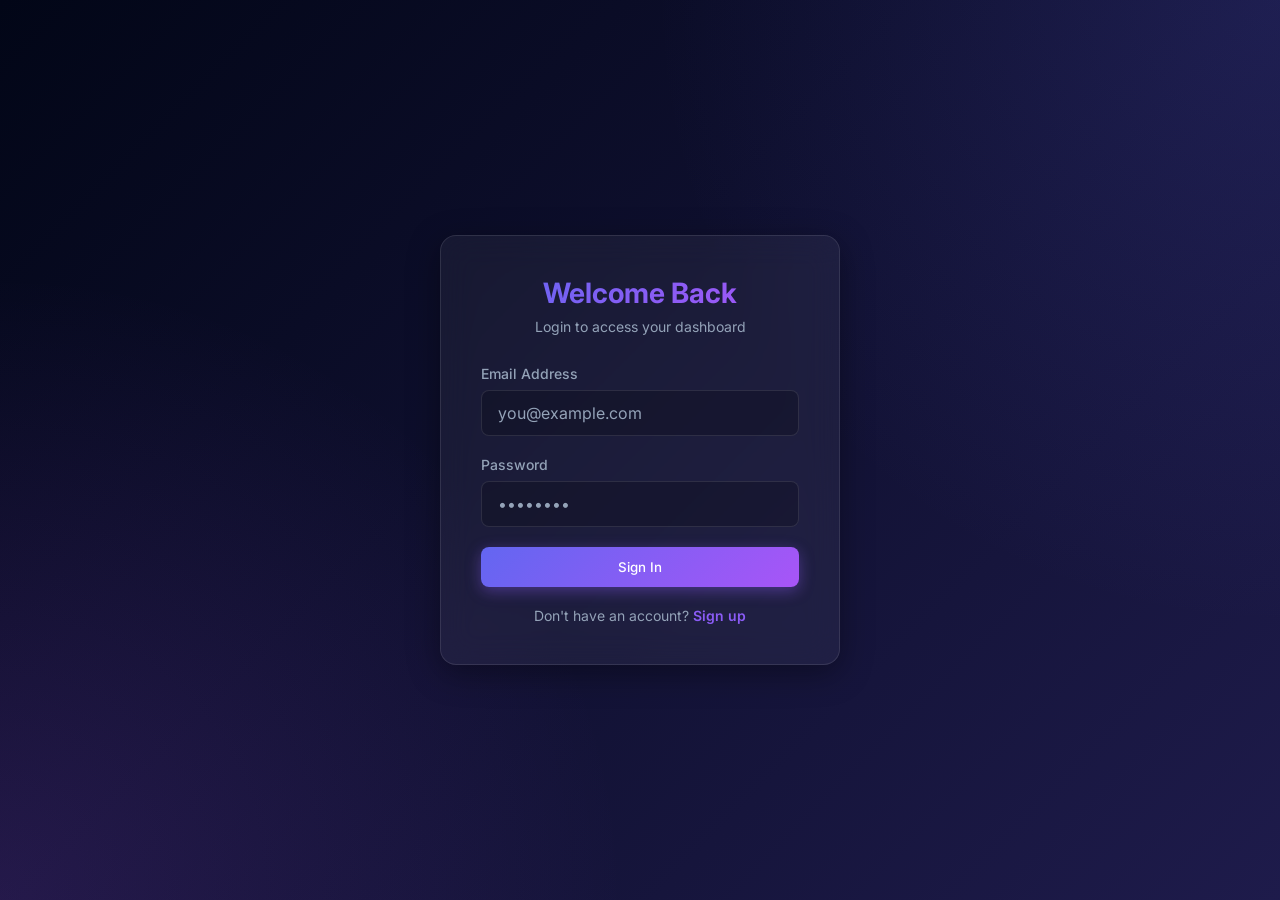
<file: login.html>
<!DOCTYPE html>
<html lang="en">
<head>
    <meta charset="UTF-8">
    <meta name="viewport" content="width=device-width, initial-scale=1.0">
    <title>Login - Smart Productivity Dashboard</title>
    <!-- Font Awesome -->
    <link rel="stylesheet" href="https://cdnjs.cloudflare.com/ajax/libs/font-awesome/6.4.0/css/all.min.css">
    <link rel="stylesheet" href="css/style.css">
    <script src="js/auth.js"></script>
</head>
<body>
    <div class="auth-wrapper">
        <div class="auth-card glass-panel">
            <div class="auth-header">
                <h1>Welcome Back</h1>
                <p>Login to access your dashboard</p>
            </div>
            
            <form id="loginForm" class="auth-form">
                <div class="input-group">
                    <label for="email">Email Address</label>
                    <input type="email" id="email" class="glass-input" placeholder="you@example.com" required>
                </div>
                
                <div class="input-group">
                    <label for="password">Password</label>
                    <input type="password" id="password" class="glass-input" placeholder="••••••••" required>
                </div>
                
                <div id="errorMsg" class="text-error">Invalid email or password</div>
                
                <button type="submit" class="glass-button">Sign In</button>
            </form>
            
            <div class="auth-link">
                Don't have an account? <a href="signup.html">Sign up</a>
            </div>
        </div>
    </div>

    <script>
        document.getElementById('loginForm').addEventListener('submit', (e) => {
            e.preventDefault();
            
            const email = document.getElementById('email').value;
            const password = document.getElementById('password').value;
            const errorMsg = document.getElementById('errorMsg');
            
            errorMsg.style.display = 'none';
            
            // For a real app, this would be an API call
            // Using localStorage for demo purposes
            
            // Get users from DB (localStorage)
            const users = JSON.parse(localStorage.getItem('smart_dashboard_db_users') || '[]');
            
            const user = users.find(u => u.email === email && u.password === password);
            
            if (user) {
                // Remove password before storing session
                const sessionUser = {
                    id: user.id || Date.now().toString(),
                    name: user.name,
                    email: user.email
                };
                
                localStorage.setItem('smart_dashboard_user', JSON.stringify(sessionUser));
                
                // Add button animation before redirect
                const btn = e.target.querySelector('button');
                btn.innerHTML = '<i class="fas fa-spinner fa-spin"></i> Logging in...';
                
                setTimeout(() => {
                    window.location.href = 'index.html';
                }, 800);
            } else {
                errorMsg.style.display = 'block';
                // Add a small shake animation to the form
                const card = document.querySelector('.auth-card');
                card.style.transform = 'translate(5px, 0)';
                setTimeout(() => card.style.transform = 'translate(-5px, 0)', 100);
                setTimeout(() => card.style.transform = 'translate(5px, 0)', 200);
                setTimeout(() => card.style.transform = 'translate(0, 0)', 300);
            }
        });
    </script>
</body>
</html>
</file>
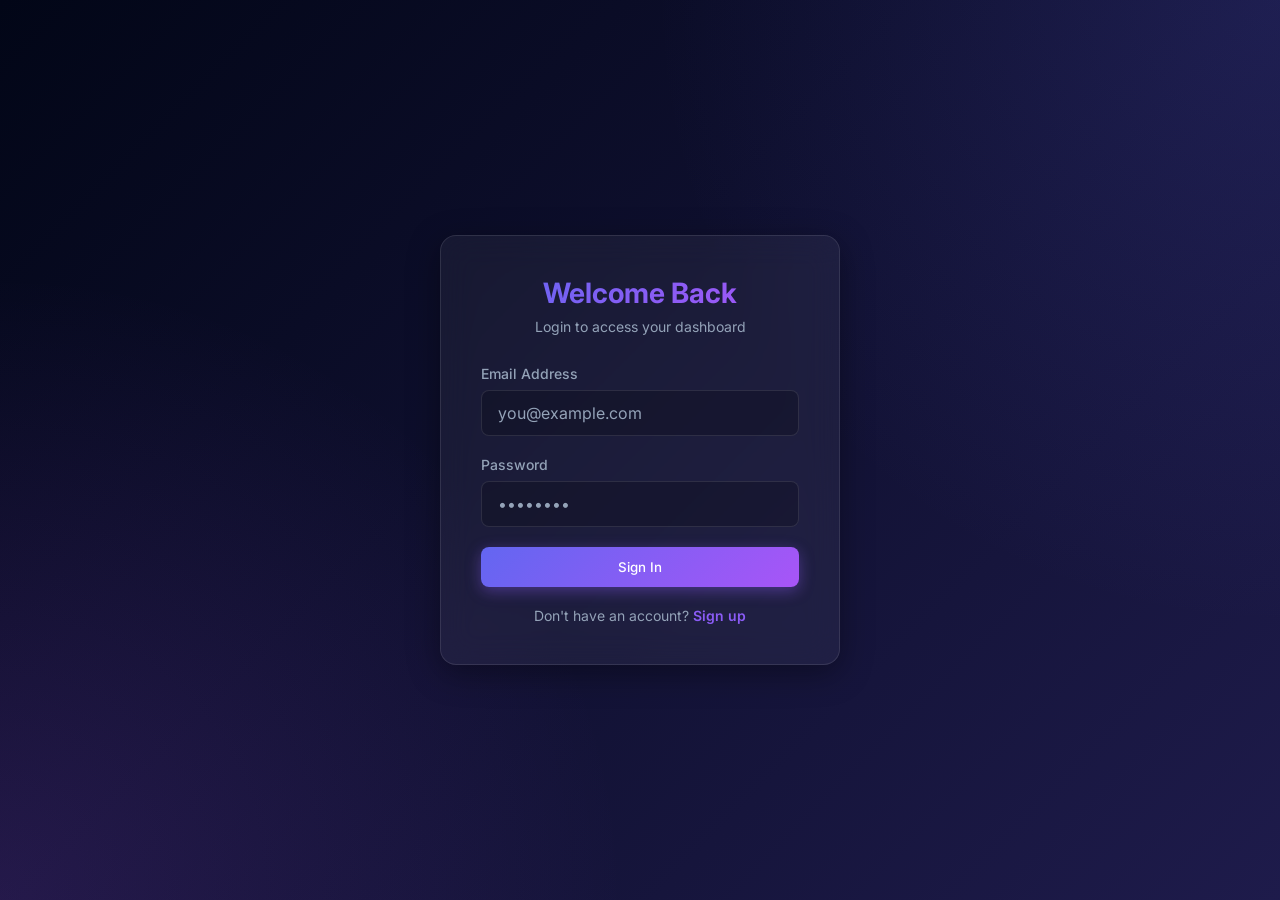
<file: notes.html>
<!DOCTYPE html>
<html lang="en">
<head>
    <meta charset="UTF-8">
    <meta name="viewport" content="width=device-width, initial-scale=1.0">
    <title>Notes - Smart Productivity Dashboard</title>
    <!-- Font Awesome -->
    <link rel="stylesheet" href="https://cdnjs.cloudflare.com/ajax/libs/font-awesome/6.4.0/css/all.min.css">
    <link rel="stylesheet" href="css/style.css">
    <style>
        .notes-container {
            display: grid;
            grid-template-columns: 300px 1fr;
            gap: 24px;
            height: calc(100vh - 120px);
        }

        .notes-sidebar {
            display: flex;
            flex-direction: column;
            overflow: hidden;
        }

        .notes-header {
            padding: 20px;
            border-bottom: 1px solid var(--glass-border);
            display: flex;
            justify-content: space-between;
            align-items: center;
        }

        .notes-list {
            flex: 1;
            overflow-y: auto;
            padding: 10px;
        }

        .note-item {
            padding: 16px;
            margin-bottom: 10px;
            border-radius: 12px;
            cursor: pointer;
            transition: all 0.2s;
            background: rgba(255, 255, 255, 0.02);
            border: 1px solid transparent;
        }

        .note-item:hover {
            background: rgba(255, 255, 255, 0.05);
        }

        .note-item.active {
            background: rgba(139, 92, 246, 0.15);
            border: 1px solid var(--accent-color);
        }

        .note-item-title {
            font-weight: 600;
            margin-bottom: 8px;
            white-space: nowrap;
            overflow: hidden;
            text-overflow: ellipsis;
        }

        .note-item-preview {
            font-size: 13px;
            color: var(--text-secondary);
            white-space: nowrap;
            overflow: hidden;
            text-overflow: ellipsis;
        }

        .note-item-date {
            font-size: 11px;
            color: var(--text-secondary);
            margin-top: 8px;
            text-align: right;
        }

        .note-editor {
            display: flex;
            flex-direction: column;
        }

        .editor-toolbar {
            padding: 16px 20px;
            border-bottom: 1px solid var(--glass-border);
            display: flex;
            justify-content: space-between;
            align-items: center;
        }

        .editor-toolbar input {
            background: transparent;
            border: none;
            color: var(--text-primary);
            font-size: 20px;
            font-weight: 600;
            outline: none;
            width: 100%;
        }

        .editor-actions {
            display: flex;
            gap: 10px;
        }

        .editor-actions button {
            background: rgba(255, 255, 255, 0.05);
            border: 1px solid var(--glass-border);
            color: var(--text-primary);
            width: 36px;
            height: 36px;
            border-radius: 8px;
            cursor: pointer;
            transition: all 0.2s;
        }

        .editor-actions button:hover {
            background: rgba(255, 255, 255, 0.1);
        }

        .editor-actions button.delete-btn:hover {
            background: rgba(239, 68, 68, 0.2);
            color: var(--danger-color);
            border-color: var(--danger-color);
        }

        .editor-content {
            flex: 1;
            padding: 20px;
        }

        .editor-content textarea {
            width: 100%;
            height: 100%;
            background: transparent;
            border: none;
            color: var(--text-primary);
            font-size: 16px;
            line-height: 1.6;
            outline: none;
            resize: none;
            font-family: inherit;
        }

        .empty-editor-overlay {
            display: flex;
            flex-direction: column;
            align-items: center;
            justify-content: center;
            height: 100%;
            color: var(--text-secondary);
        }

        .empty-editor-overlay i {
            font-size: 64px;
            margin-bottom: 20px;
            opacity: 0.5;
        }

        @media (max-width: 900px) {
            .notes-container {
                grid-template-columns: 1fr;
                height: auto;
            }
            .notes-sidebar {
                height: 300px;
            }
            .note-editor {
                height: 500px;
            }
        }
    </style>
</head>
<body>
    <script src="js/auth.js"></script>
    <div class="app-container">
        <!-- Sidebar injected via JS -->
        <div id="sidebar-container"></div>
        
        <main class="main-content">
            <!-- Header injected via JS -->
            <div id="header-container"></div>
            
            <div class="content-area notes-container">
                <!-- Notes List -->
                <div class="notes-sidebar glass-panel">
                    <div class="notes-header">
                        <h3 style="font-size: 16px;">My Notes</h3>
                        <button id="newNoteBtn" class="glass-button" style="padding: 8px 12px; font-size: 14px;">
                            <i class="fas fa-plus"></i> New
                        </button>
                    </div>
                    <div id="notesList" class="notes-list">
                        <!-- Notes List Injected Here -->
                    </div>
                </div>

                <!-- Note Editor -->
                <div class="note-editor glass-panel" id="noteEditor">
                    <!-- Editor or Empty State Injected Here -->
                </div>
            </div>
        </main>
    </div>

    <!-- Scripts -->
    <script src="js/ui.js"></script>
    <script src="js/notes.js"></script>
</body>
</html>
</file>
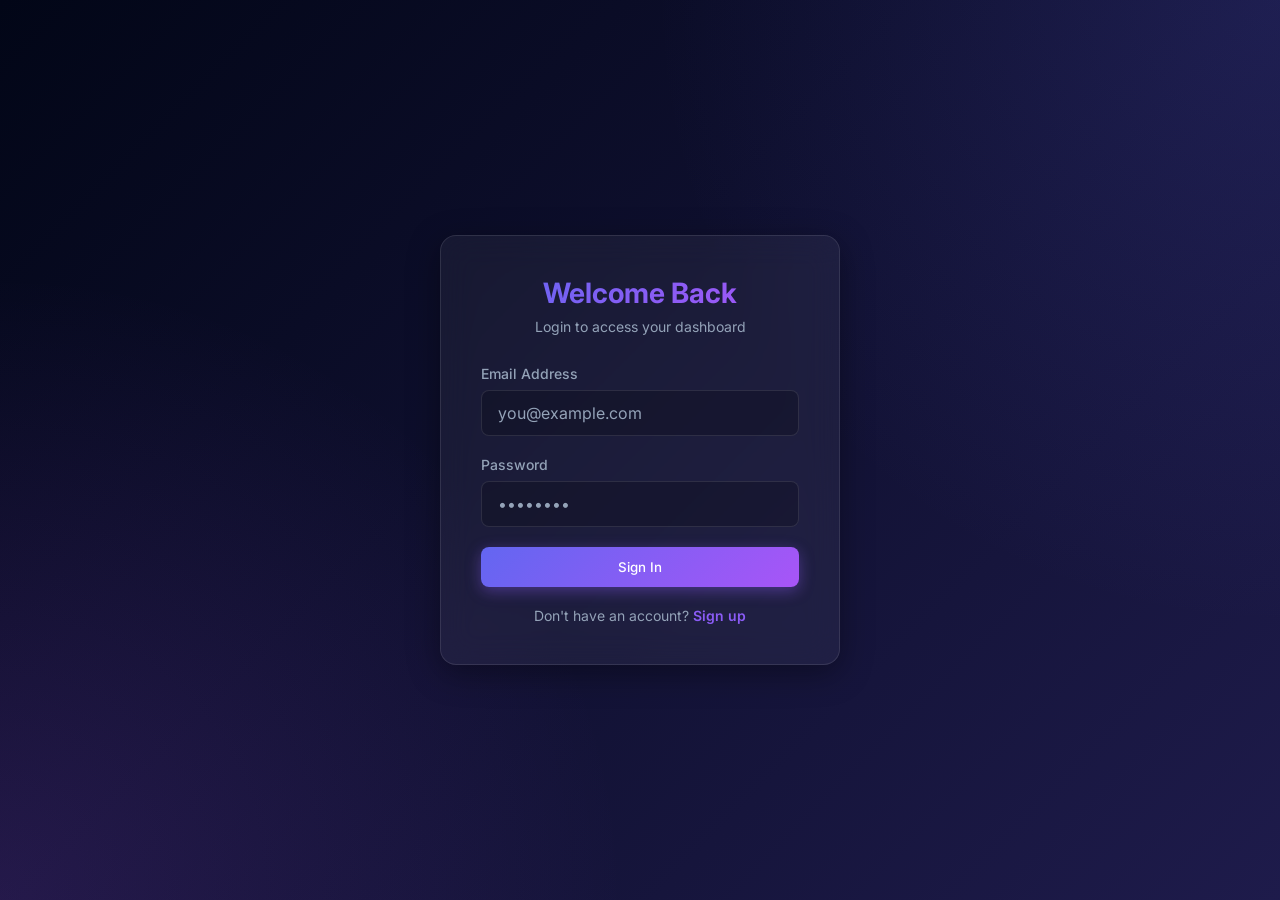
<file: profile.html>
<!DOCTYPE html>
<html lang="en">
<head>
    <meta charset="UTF-8">
    <meta name="viewport" content="width=device-width, initial-scale=1.0">
    <title>Profile - Smart Productivity Dashboard</title>
    <!-- Font Awesome -->
    <link rel="stylesheet" href="https://cdnjs.cloudflare.com/ajax/libs/font-awesome/6.4.0/css/all.min.css">
    <link rel="stylesheet" href="css/style.css">
    <style>
        .profile-container {
            max-width: 600px;
            margin: 0 auto;
        }

        .profile-card {
            padding: 40px;
            text-align: center;
        }

        .profile-avatar-lg {
            width: 120px;
            height: 120px;
            border-radius: 50%;
            background: var(--accent-gradient);
            margin: 0 auto 24px;
            display: flex;
            align-items: center;
            justify-content: center;
            font-size: 48px;
            font-weight: bold;
            color: white;
            box-shadow: 0 8px 32px rgba(139, 92, 246, 0.4);
            position: relative;
        }

        .profile-avatar-lg::after {
            content: '\\f030';
            font-family: 'Font Awesome 5 Free';
            font-weight: 900;
            position: absolute;
            bottom: 0;
            right: 0;
            background: #1e293b;
            width: 36px;
            height: 36px;
            border-radius: 50%;
            display: flex;
            align-items: center;
            justify-content: center;
            font-size: 16px;
            cursor: pointer;
            border: 2px solid var(--text-primary);
            transition: all 0.2s;
        }

        .profile-avatar-lg::after:hover {
            background: var(--accent-color);
            border-color: var(--accent-color);
        }

        .form-group {
            text-align: left;
            margin-bottom: 24px;
        }

        .form-group label {
            display: block;
            margin-bottom: 8px;
            color: var(--text-secondary);
            font-size: 14px;
        }

        .form-actions {
            display: flex;
            gap: 16px;
            justify-content: flex-end;
            margin-top: 32px;
            padding-top: 24px;
            border-top: 1px solid var(--glass-border);
        }

        .success-msg {
            background: rgba(34, 197, 94, 0.2);
            color: var(--success-color);
            padding: 12px;
            border-radius: 8px;
            margin-top: 20px;
            display: none;
            border: 1px solid rgba(34, 197, 94, 0.3);
        }
    </style>
</head>
<body>
    <script src="js/auth.js"></script>
    <div class="app-container">
        <!-- Sidebar injected via JS -->
        <div id="sidebar-container"></div>
        
        <main class="main-content">
            <!-- Header injected via JS -->
            <div id="header-container"></div>
            
            <div class="content-area profile-container">
                <div class="glass-panel profile-card">
                    <div class="profile-avatar-lg" id="profileAvatar">U</div>
                    
                    <form id="profileForm">
                        <div class="form-group">
                            <label>Full Name</label>
                            <input type="text" id="profileName" class="glass-input" required>
                        </div>
                        
                        <div class="form-group">
                            <label>Email Address</label>
                            <input type="email" id="profileEmail" class="glass-input" disabled style="opacity: 0.6; cursor: not-allowed;" title="Email cannot be changed">
                        </div>

                        <div class="form-group">
                            <label>Member Since</label>
                            <input type="text" class="glass-input" value="March 2024" disabled style="opacity: 0.6; cursor: not-allowed;">
                        </div>

                        <div id="successMsg" class="success-msg">
                            <i class="fas fa-check-circle"></i> Profile updated successfully!
                        </div>

                        <div class="form-actions">
                            <button type="submit" class="glass-button">Save Changes</button>
                        </div>
                    </form>
                </div>
            </div>
        </main>
    </div>

    <!-- Scripts -->
    <script src="js/ui.js"></script>
    <script>
        document.addEventListener('DOMContentLoaded', () => {
            // Inject Layout
            document.getElementById('sidebar-container').innerHTML = injectSidebar();
            document.getElementById('header-container').innerHTML = injectHeader('Profile Settings', 'Manage your personal information');
            
            // Populate data
            if (currentUser) {
                document.getElementById('profileName').value = currentUser.name || '';
                document.getElementById('profileEmail').value = currentUser.email || '';
                document.getElementById('profileAvatar').textContent = currentUser.name ? currentUser.name.charAt(0).toUpperCase() : 'U';
            }

            // Handle Save
            document.getElementById('profileForm').addEventListener('submit', (e) => {
                e.preventDefault();
                
                const newName = document.getElementById('profileName').value.trim();
                if(!newName) return;

                // Update Session
                currentUser.name = newName;
                localStorage.setItem('smart_dashboard_user', JSON.stringify(currentUser));
                
                // Update DB entry
                const users = JSON.parse(localStorage.getItem('smart_dashboard_db_users') || '[]');
                const dbUserIndex = users.findIndex(u => u.id === currentUser.id);
                if (dbUserIndex !== -1) {
                    users[dbUserIndex].name = newName;
                    localStorage.setItem('smart_dashboard_db_users', JSON.stringify(users));
                }

                // Update UI visually
                document.getElementById('header-user-name').textContent = newName;
                const newAvatar = newName.charAt(0).toUpperCase();
                document.getElementById('header-avatar').textContent = newAvatar;
                document.getElementById('profileAvatar').textContent = newAvatar;

                // Show success
                const msg = document.getElementById('successMsg');
                msg.style.display = 'block';
                setTimeout(() => {
                    msg.style.display = 'none';
                }, 3000);
            });
        });
    </script>
</body>
</html>
</file>
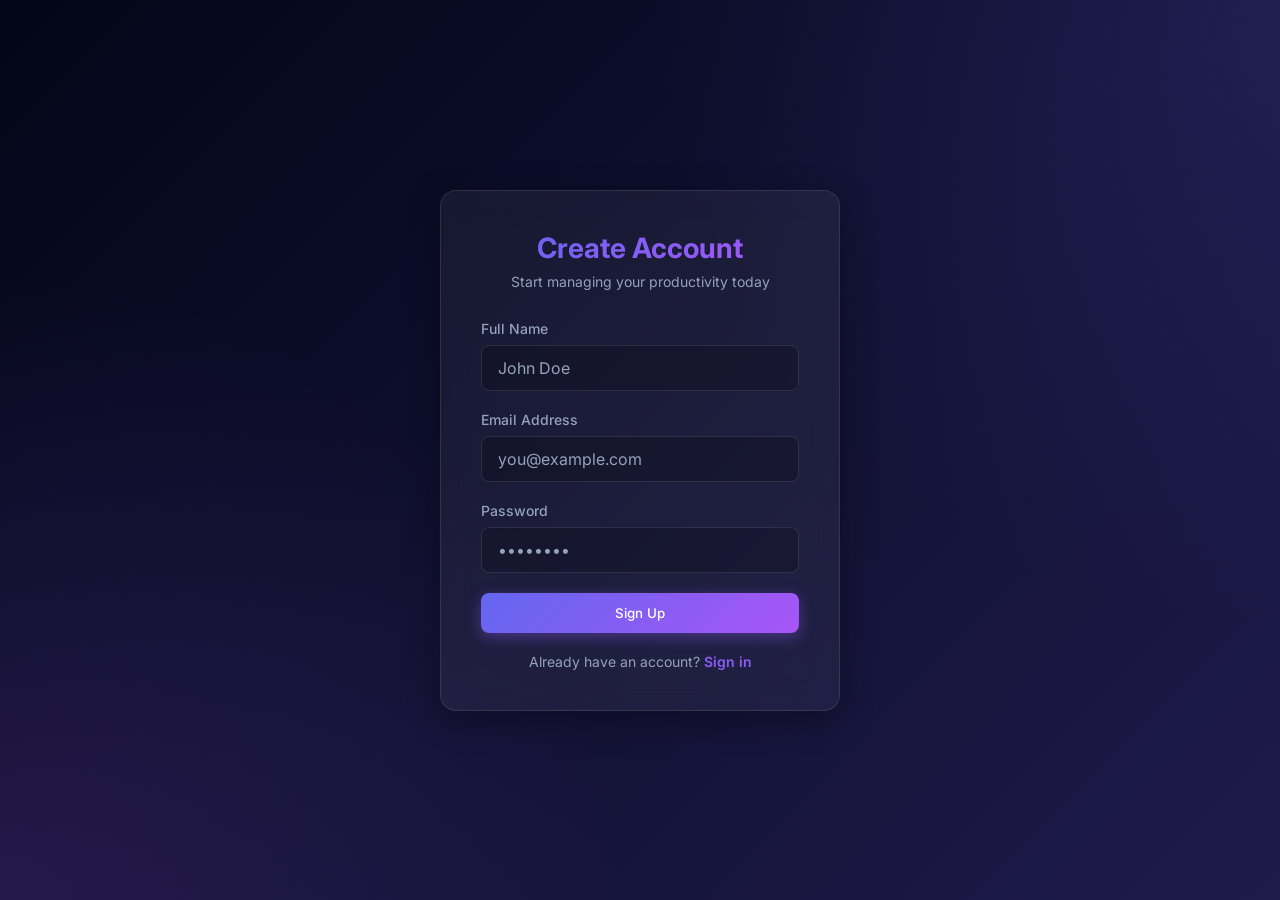
<file: signup.html>
<!DOCTYPE html>
<html lang="en">
<head>
    <meta charset="UTF-8">
    <meta name="viewport" content="width=device-width, initial-scale=1.0">
    <title>Sign Up - Smart Productivity Dashboard</title>
    <!-- Font Awesome -->
    <link rel="stylesheet" href="https://cdnjs.cloudflare.com/ajax/libs/font-awesome/6.4.0/css/all.min.css">
    <link rel="stylesheet" href="css/style.css">
    <script src="js/auth.js"></script>
</head>
<body>
    <div class="auth-wrapper">
        <div class="auth-card glass-panel">
            <div class="auth-header">
                <h1>Create Account</h1>
                <p>Start managing your productivity today</p>
            </div>
            
            <form id="signupForm" class="auth-form">
                <div class="input-group">
                    <label for="name">Full Name</label>
                    <input type="text" id="name" class="glass-input" placeholder="John Doe" required>
                </div>

                <div class="input-group">
                    <label for="email">Email Address</label>
                    <input type="email" id="email" class="glass-input" placeholder="you@example.com" required>
                </div>
                
                <div class="input-group">
                    <label for="password">Password</label>
                    <input type="password" id="password" class="glass-input" placeholder="••••••••" required minlength="6">
                </div>
                
                <div id="errorMsg" class="text-error">Email already in use.</div>
                
                <button type="submit" class="glass-button">Sign Up</button>
            </form>
            
            <div class="auth-link">
                Already have an account? <a href="login.html">Sign in</a>
            </div>
        </div>
    </div>

    <script>
        document.getElementById('signupForm').addEventListener('submit', (e) => {
            e.preventDefault();
            
            const name = document.getElementById('name').value;
            const email = document.getElementById('email').value;
            const password = document.getElementById('password').value;
            const errorMsg = document.getElementById('errorMsg');
            
            errorMsg.style.display = 'none';
            
            // Get existing users
            const users = JSON.parse(localStorage.getItem('smart_dashboard_db_users') || '[]');
            
            // Check if user exists
            if (users.some(u => u.email === email)) {
                errorMsg.style.display = 'block';
                return;
            }
            
            // Create new user
            const newUser = {
                id: Date.now().toString(),
                name,
                email,
                password // Note: In a real app, never store plain text passwords!
            };
            
            // Save to DB
            users.push(newUser);
            localStorage.setItem('smart_dashboard_db_users', JSON.stringify(users));
            
            // Set session
            const sessionUser = {
                id: newUser.id,
                name: newUser.name,
                email: newUser.email
            };
            localStorage.setItem('smart_dashboard_user', JSON.stringify(sessionUser));
            
            // Add button animation before redirect
            const btn = e.target.querySelector('button');
            btn.innerHTML = '<i class="fas fa-spinner fa-spin"></i> Creating account...';
            
            setTimeout(() => {
                window.location.href = 'index.html';
            }, 800);
        });
    </script>
</body>
</html>
</file>
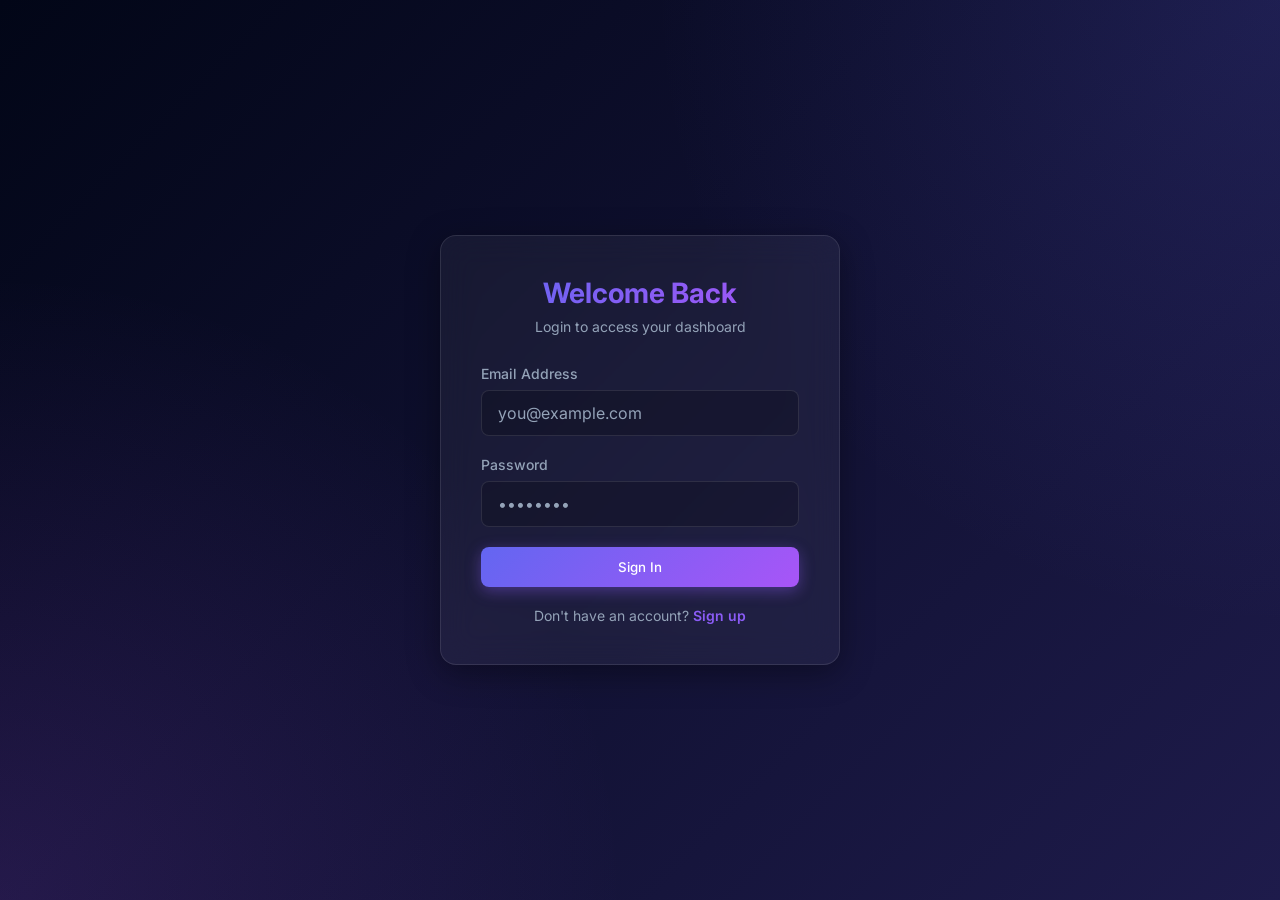
<file: tasks.html>
<!DOCTYPE html>
<html lang="en">
<head>
    <meta charset="UTF-8">
    <meta name="viewport" content="width=device-width, initial-scale=1.0">
    <title>Tasks - Smart Productivity Dashboard</title>
    <!-- Font Awesome -->
    <link rel="stylesheet" href="https://cdnjs.cloudflare.com/ajax/libs/font-awesome/6.4.0/css/all.min.css">
    <link rel="stylesheet" href="css/style.css">
    <style>
        .task-container {
            max-width: 800px;
            margin: 0 auto;
        }

        .task-input-group {
            display: flex;
            gap: 16px;
            margin-bottom: 32px;
        }
        
        .task-input-group input {
            flex-grow: 1;
        }

        .task-list {
            list-style: none;
        }

        .task-item {
            display: flex;
            align-items: center;
            justify-content: space-between;
            padding: 16px 20px;
            margin-bottom: 12px;
            transition: all 0.3s ease;
        }

        .task-item:hover {
            transform: translateX(5px);
            background: rgba(255,255,255,0.08);
        }

        .task-content {
            display: flex;
            align-items: center;
            gap: 16px;
            flex-grow: 1;
        }

        /* Custom Checkbox */
        .task-checkbox {
            appearance: none;
            width: 24px;
            height: 24px;
            border: 2px solid var(--accent-color);
            border-radius: 6px;
            cursor: pointer;
            position: relative;
            background: rgba(0,0,0,0.2);
            transition: all 0.2s ease;
        }

        .task-checkbox:checked {
            background: var(--accent-color);
        }

        .task-checkbox:checked::after {
            content: '\\f00c';
            font-family: 'Font Awesome 5 Free';
            font-weight: 900;
            color: white;
            position: absolute;
            top: 50%;
            left: 50%;
            transform: translate(-50%, -50%);
            font-size: 14px;
        }

        .task-text {
            font-size: 16px;
            transition: all 0.3s;
        }

        .task-item.completed .task-text {
            text-decoration: line-through;
            color: var(--text-secondary);
        }

        .task-actions button {
            background: none;
            border: none;
            color: var(--danger-color);
            cursor: pointer;
            width: 36px;
            height: 36px;
            border-radius: 8px;
            display: flex;
            align-items: center;
            justify-content: center;
            transition: all 0.2s;
        }

        .task-actions button:hover {
            background: rgba(239, 68, 68, 0.1);
        }

        .empty-state {
            text-align: center;
            padding: 60px 20px;
            color: var(--text-secondary);
        }

        .empty-state i {
            font-size: 48px;
            margin-bottom: 16px;
            color: rgba(255,255,255,0.1);
        }
    </style>
</head>
<body>
    <script src="js/auth.js"></script>
    <div class="app-container">
        <!-- Sidebar injected via JS -->
        <div id="sidebar-container"></div>
        
        <main class="main-content">
            <!-- Header injected via JS -->
            <div id="header-container"></div>
            
            <div class="content-area task-container">
                <div class="glass-panel" style="padding: 32px;">
                    <form id="taskForm" class="task-input-group">
                        <input type="text" id="taskInput" class="glass-input" placeholder="What needs to be done?" required autocomplete="off">
                        <button type="submit" class="glass-button">Add Task</button>
                    </form>
                    
                    <ul id="taskList" class="task-list">
                        <!-- Tasks will be injected here -->
                    </ul>
                </div>
            </div>
        </main>
    </div>

    <script src="js/ui.js"></script>
    <script src="js/tasks.js"></script>
</body>
</html>
</file>
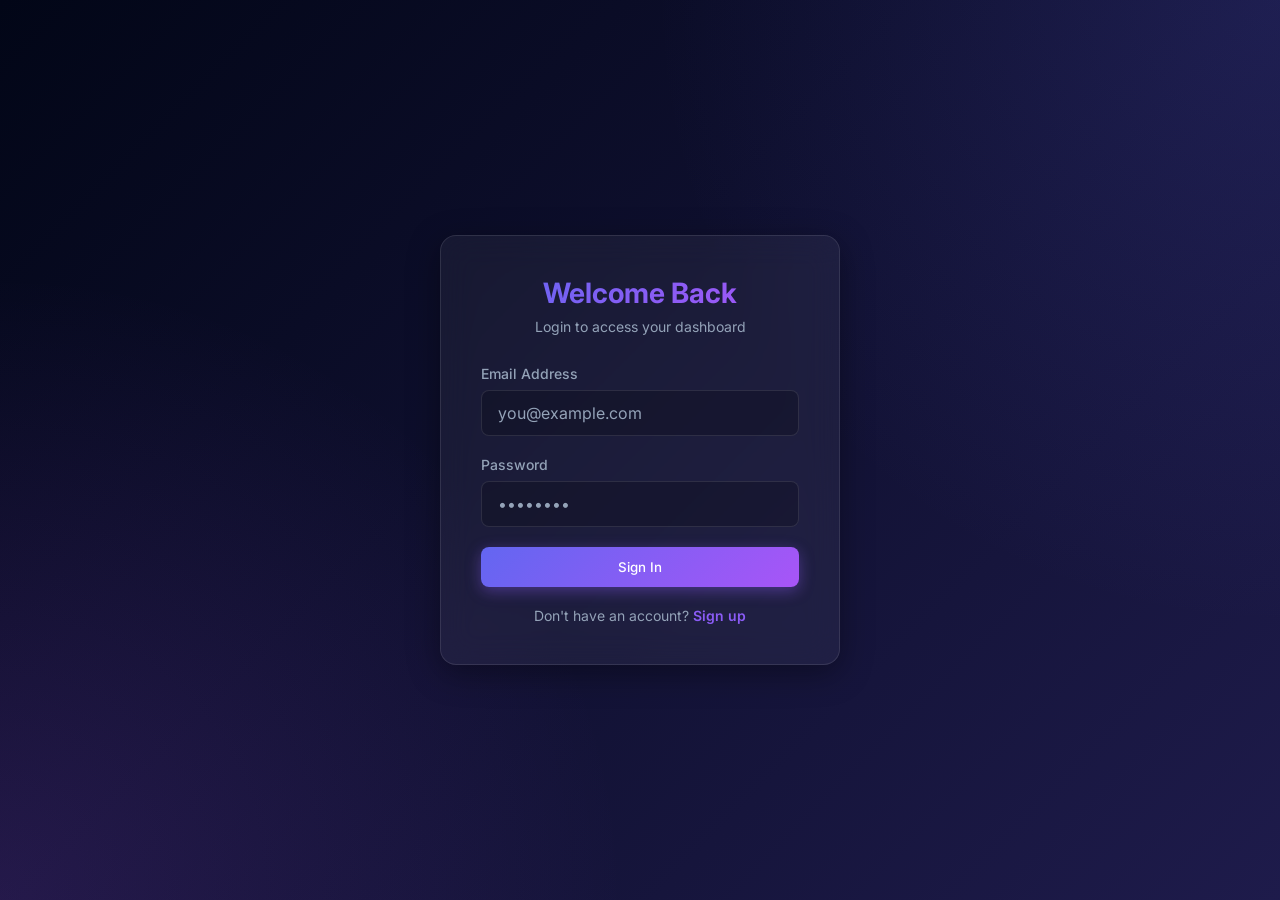
<file: weather.html>
<!DOCTYPE html>
<html lang="en">
<head>
    <meta charset="UTF-8">
    <meta name="viewport" content="width=device-width, initial-scale=1.0">
    <title>Weather - Smart Productivity Dashboard</title>
    <!-- Font Awesome -->
    <link rel="stylesheet" href="https://cdnjs.cloudflare.com/ajax/libs/font-awesome/6.4.0/css/all.min.css">
    <link rel="stylesheet" href="css/style.css">
    <style>
        .weather-container {
            max-width: 600px;
            margin: 0 auto;
            text-align: center;
        }

        .search-box {
            display: flex;
            gap: 12px;
            margin-bottom: 30px;
        }

        .search-box button {
            padding: 0 24px;
        }

        .weather-card {
            padding: 40px;
            border-radius: 20px;
            background: linear-gradient(135deg, rgba(56, 189, 248, 0.2), rgba(59, 130, 246, 0.2));
            box-shadow: 0 8px 32px 0 rgba(0, 0, 0, 0.3);
            backdrop-filter: blur(16px);
            border: 1px solid rgba(255, 255, 255, 0.1);
            transition: all 0.3s ease;
            position: relative;
            overflow: hidden;
        }

        .weather-card::before {
            content: '';
            position: absolute;
            top: -50%;
            left: -50%;
            width: 200%;
            height: 200%;
            background: radial-gradient(circle, rgba(255,255,255,0.1) 0%, transparent 60%);
            opacity: 0;
            transition: opacity 0.5s;
            pointer-events: none;
        }

        .weather-card:hover::before {
            opacity: 1;
        }

        .weather-icon-lg {
            font-size: 80px;
            margin-bottom: 20px;
            color: white;
            filter: drop-shadow(0 0 15px rgba(255,255,255,0.5));
            animation: float 3s ease-in-out infinite;
        }

        @keyframes float {
            0% { transform: translateY(0px); }
            50% { transform: translateY(-10px); }
            100% { transform: translateY(0px); }
        }

        .temp-main {
            font-size: 64px;
            font-weight: 700;
            line-height: 1;
            margin-bottom: 5px;
        }

        .weather-desc {
            font-size: 20px;
            color: rgba(255, 255, 255, 0.9);
            text-transform: capitalize;
            margin-bottom: 5px;
        }

        .city-name {
            font-size: 24px;
            font-weight: 500;
            margin-bottom: 30px;
            color: rgba(255, 255, 255, 0.8);
        }

        .weather-details {
            display: grid;
            grid-template-columns: repeat(3, 1fr);
            gap: 16px;
            border-top: 1px solid rgba(255, 255, 255, 0.1);
            padding-top: 30px;
        }

        .detail-item {
            display: flex;
            flex-direction: column;
            align-items: center;
            gap: 8px;
        }

        .detail-item i {
            color: rgba(255,255,255,0.7);
            font-size: 20px;
        }

        .detail-value {
            font-weight: 600;
            font-size: 16px;
        }

        .detail-label {
            font-size: 12px;
            color: rgba(255, 255, 255, 0.6);
            text-transform: uppercase;
        }

        .loading-state, .error-state, .empty-state {
            padding: 60px 20px;
        }

        .error-state { color: var(--danger-color); }
        .loading-state i { 
            font-size: 40px; 
            color: var(--accent-color);
            margin-bottom: 20px;
            animation: spin 1s linear infinite;
        }

        @keyframes spin {
            from { transform: rotate(0deg); }
            to { transform: rotate(360deg); }
        }
    </style>
</head>
<body>
    <script src="js/auth.js"></script>
    <div class="app-container">
        <!-- Sidebar injected via JS -->
        <div id="sidebar-container"></div>
        
        <main class="main-content">
            <!-- Header injected via JS -->
            <div id="header-container"></div>
            
            <div class="content-area weather-container">
                <form id="weatherForm" class="search-box">
                    <input type="text" id="cityInput" class="glass-input" placeholder="Enter city name..." required>
                    <button type="submit" class="glass-button"><i class="fas fa-search"></i></button>
                </form>

                <div id="weatherResult" class="glass-panel" style="min-height: 400px;">
                    <div class="empty-state">
                        <i class="fas fa-cloud-sun" style="font-size: 64px; opacity: 0.3; margin-bottom: 20px;"></i>
                        <h3 style="color: var(--text-secondary);">Search for a city</h3>
                        <p style="color: rgba(255,255,255,0.4); font-size: 14px;">Get real-time weather information instantly.</p>
                    </div>
                </div>
            </div>
        </main>
    </div>

    <!-- Scripts -->
    <script src="js/ui.js"></script>
    <script src="js/weather.js"></script>
</body>
</html>
</file>
<file: css/style.css>
@import url('https://fonts.googleapis.com/css2?family=Inter:wght@300;400;500;600;700&display=swap');

:root {
    --bg-gradient: linear-gradient(135deg, #020617 0%, #1e1b4b 100%);
    --glass-bg: rgba(255, 255, 255, 0.05);
    --glass-border: rgba(255, 255, 255, 0.1);
    --glass-shadow: 0 8px 32px 0 rgba(0, 0, 0, 0.37);
    --text-primary: #f8fafc;
    --text-secondary: #94a3b8;
    --accent-gradient: linear-gradient(135deg, #6366f1 0%, #a855f7 100%);
    --accent-color: #8b5cf6;
    --danger-color: #ef4444;
    --success-color: #22c55e;
    
    --sidebar-width: 260px;
    --sidebar-width-collapsed: 80px;
}

* {
    margin: 0;
    padding: 0;
    box-sizing: border-box;
    font-family: 'Inter', sans-serif;
}

body {
    background: var(--bg-gradient);
    color: var(--text-primary);
    min-height: 100vh;
    overflow-x: hidden;
    background-attachment: fixed;
}

/* Glassmorphism Utilities */
.glass-panel {
    background: var(--glass-bg);
    backdrop-filter: blur(16px);
    -webkit-backdrop-filter: blur(16px);
    border: 1px solid var(--glass-border);
    border-radius: 16px;
    box-shadow: var(--glass-shadow);
}

.glass-button {
    background: var(--accent-gradient);
    color: white;
    border: none;
    padding: 12px 24px;
    border-radius: 8px;
    font-weight: 500;
    cursor: pointer;
    transition: all 0.3s ease;
    box-shadow: 0 4px 15px rgba(139, 92, 246, 0.4);
}

.glass-button:hover {
    transform: translateY(-2px);
    box-shadow: 0 6px 20px rgba(139, 92, 246, 0.6);
}

.glass-button.danger {
    background: var(--danger-color);
    box-shadow: 0 4px 15px rgba(239, 68, 68, 0.3);
}

.glass-button.danger:hover {
    box-shadow: 0 6px 20px rgba(239, 68, 68, 0.5);
}

.glass-input {
    width: 100%;
    background: rgba(0, 0, 0, 0.2);
    border: 1px solid var(--glass-border);
    color: var(--text-primary);
    padding: 12px 16px;
    border-radius: 8px;
    font-size: 1rem;
    outline: none;
    transition: all 0.3s ease;
}

.glass-input:focus {
    border-color: var(--accent-color);
    box-shadow: 0 0 10px rgba(139, 92, 246, 0.3);
}

.glass-input::placeholder {
    color: var(--text-secondary);
}

/* Auth Layout */
.auth-wrapper {
    display: flex;
    justify-content: center;
    align-items: center;
    min-height: 100vh;
    padding: 20px;
    background: radial-gradient(circle at top right, rgba(99, 102, 241, 0.15), transparent 40%),
                radial-gradient(circle at bottom left, rgba(168, 85, 247, 0.15), transparent 40%);
}

.auth-card {
    width: 100%;
    max-width: 400px;
    padding: 40px;
    text-align: center;
    animation: fadeIn 0.8s ease-out;
}

.auth-header {
    margin-bottom: 30px;
}

.auth-header h1 {
    font-size: 28px;
    font-weight: 700;
    margin-bottom: 8px;
    background: var(--accent-gradient);
    -webkit-background-clip: text;
    -webkit-text-fill-color: transparent;
}

.auth-header p {
    color: var(--text-secondary);
    font-size: 14px;
}

.auth-form {
    display: flex;
    flex-direction: column;
    gap: 20px;
}

.input-group {
    text-align: left;
}

.input-group label {
    display: block;
    margin-bottom: 8px;
    font-size: 14px;
    color: var(--text-secondary);
    font-weight: 500;
}

.auth-link {
    margin-top: 20px;
    font-size: 14px;
    color: var(--text-secondary);
}

.auth-link a {
    color: var(--accent-color);
    text-decoration: none;
    font-weight: 600;
    transition: color 0.3s;
}

.auth-link a:hover {
    color: #a855f7;
    text-decoration: underline;
}

/* App Layout */
.app-container {
    display: flex;
    min-height: 100vh;
}

/* Sidebar */
.sidebar {
    width: var(--sidebar-width);
    height: 100vh;
    position: fixed;
    left: 0;
    top: 0;
    padding: 24px 0;
    display: flex;
    flex-direction: column;
    z-index: 100;
    border-right: 1px solid var(--glass-border);
    transition: all 0.3s ease;
}

.sidebar-header {
    padding: 0 24px;
    margin-bottom: 40px;
    display: flex;
    align-items: center;
    gap: 12px;
}

.sidebar-logo {
    width: 32px;
    height: 32px;
    border-radius: 8px;
    background: var(--accent-gradient);
    display: flex;
    align-items: center;
    justify-content: center;
    font-weight: bold;
    font-size: 18px;
}

.sidebar-title {
    font-weight: 700;
    font-size: 18px;
    letter-spacing: 0.5px;
    white-space: nowrap;
}

.nav-links {
    list-style: none;
    display: flex;
    flex-direction: column;
    gap: 8px;
    padding: 0 16px;
    flex-grow: 1;
}

.nav-link {
    display: flex;
    align-items: center;
    gap: 16px;
    padding: 12px 16px;
    border-radius: 12px;
    color: var(--text-secondary);
    text-decoration: none;
    font-weight: 500;
    transition: all 0.3s ease;
}

.nav-link i {
    font-size: 20px;
    width: 24px;
    text-align: center;
}

.nav-link:hover {
    background: rgba(255, 255, 255, 0.05);
    color: var(--text-primary);
}

.nav-link.active {
    background: var(--accent-gradient);
    color: white;
    box-shadow: 0 4px 15px rgba(139, 92, 246, 0.3);
}

.sidebar-footer {
    padding: 16px;
}

/* Main Content */
.main-content {
    flex: 1;
    margin-left: var(--sidebar-width);
    padding: 32px;
    min-height: 100vh;
    transition: all 0.3s ease;
}

.page-header {
    display: flex;
    justify-content: space-between;
    align-items: center;
    margin-bottom: 32px;
    animation: slideDown 0.5s ease-out;
}

.page-title h1 {
    font-size: 24px;
    font-weight: 600;
    margin-bottom: 4px;
}

.page-title p {
    color: var(--text-secondary);
    font-size: 14px;
}

.user-profile {
    display: flex;
    align-items: center;
    gap: 16px;
}

.user-info {
    text-align: right;
}

.user-name {
    font-weight: 600;
    font-size: 14px;
}

.user-role {
    font-size: 12px;
    color: var(--text-secondary);
}

.avatar {
    width: 40px;
    height: 40px;
    border-radius: 50%;
    background: var(--accent-gradient);
    display: flex;
    align-items: center;
    justify-content: center;
    font-weight: bold;
}

/* Content Area */
.content-area {
    animation: fadeIn 0.6s ease-out;
}

/* Utilities */
.text-error { color: var(--danger-color); font-size: 14px; margin-top: 8px; display: none; }
.hidden { display: none !important; }

/* Animations */
@keyframes fadeIn {
    from { opacity: 0; }
    to { opacity: 1; }
}

@keyframes slideDown {
    from { opacity: 0; transform: translateY(-20px); }
    to { opacity: 1; transform: translateY(0); }
}

@keyframes slideUp {
    from { opacity: 0; transform: translateY(20px); }
    to { opacity: 1; transform: translateY(0); }
}

/* Responsive */
@media (max-width: 768px) {
    .sidebar {
        transform: translateX(-100%);
    }
    .sidebar.open {
        transform: translateX(0);
    }
    .main-content {
        margin-left: 0;
        padding: 20px;
    }
    .mobile-nav-toggle {
        display: block !important;
        background: none;
        border: none;
        color: white;
        font-size: 24px;
        cursor: pointer;
    }
}

.mobile-nav-toggle {
    display: none;
}
</file>
